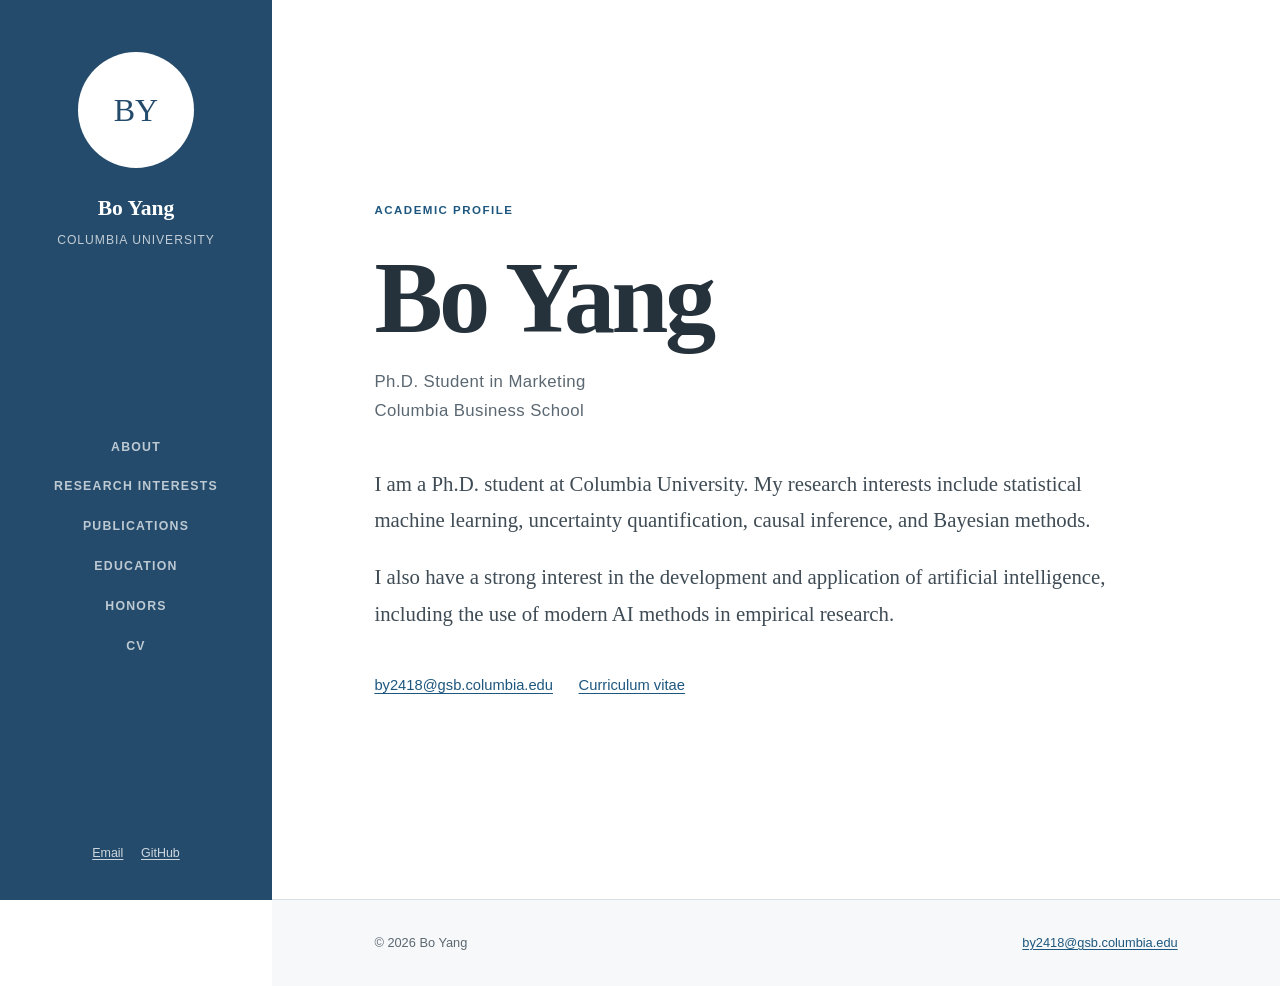
<file: index.html>
<!doctype html>
<html lang="en">
  <head>
    <meta charset="utf-8">
    <meta name="viewport" content="width=device-width, initial-scale=1">
    <meta name="theme-color" content="#244b6b">
    <meta name="description" content="Academic profile of Bo Yang, a Ph.D. student at Columbia University.">
    <link rel="canonical" href="https://megumi-ybb.github.io/">
    <meta property="og:type" content="profile">
    <meta property="og:title" content="Bo Yang | Columbia University">
    <meta property="og:description" content="Academic profile and research interests.">
    <meta property="og:url" content="https://megumi-ybb.github.io/">
    <link rel="icon" href="assets/img/favicon.svg" type="image/svg+xml">
    <link rel="stylesheet" href="assets/css/styles.css">
    <script>document.documentElement.classList.add('js');</script>
    <script type="application/ld+json">
      {
        "@context": "https://schema.org",
        "@type": "Person",
        "name": "Bo Yang",
        "url": "https://megumi-ybb.github.io/",
        "email": "mailto:by2418@gsb.columbia.edu",
        "jobTitle": "Ph.D. Student",
        "affiliation": { "@type": "CollegeOrUniversity", "name": "Columbia University" },
        "sameAs": ["https://github.com/Megumi-ybb"],
        "knowsAbout": [
          "Statistical Machine Learning",
          "Uncertainty Quantification",
          "Causal Inference",
          "Bayesian Statistics",
          "Artificial Intelligence Development",
          "Artificial Intelligence Applications"
        ]
      }
    </script>
    <title>Bo Yang | Columbia University</title>
  </head>
  <body>
    <a class="skip-link" href="#main-content">Skip to content</a>
    <aside class="site-rail" aria-label="Site navigation">
      <a class="identity" href="index.html" aria-label="Bo Yang, home">
        <span class="identity-mark" aria-hidden="true">BY</span>
        <span class="identity-copy"><strong>Bo Yang</strong><span>Columbia University</span></span>
      </a>
      <button class="nav-toggle" type="button" aria-expanded="false" aria-controls="site-nav">
        <span>Menu</span><span class="nav-toggle-lines" aria-hidden="true"></span>
      </button>
      <nav class="site-nav" id="site-nav" aria-label="Primary">
        <a href="index.html" aria-current="page">About</a>
        <a href="research.html">Research interests</a>
        <a href="publications.html">Publications</a>
        <a href="education.html">Education</a>
        <a href="honors.html">Honors</a>
        <a href="cv.html">CV</a>
      </nav>
      <div class="rail-footer">
        <a href="mailto:by2418@gsb.columbia.edu">Email</a>
        <a href="https://github.com/Megumi-ybb" target="_blank" rel="noreferrer">GitHub</a>
      </div>
    </aside>

    <main class="page-main" id="main-content">
      <section class="section introduction page-section" aria-labelledby="about-title">
        <p class="section-label">Academic profile</p>
        <h1 id="about-title">Bo Yang</h1>
        <p class="position">Ph.D. Student in Marketing<br>Columbia Business School</p>
        <div class="profile-text">
          <p>
            I am a Ph.D. student at Columbia University. My research interests include
            statistical machine learning, uncertainty quantification, causal inference, and
            Bayesian methods.
          </p>
          <p>
            I also have a strong interest in the development and application of artificial
            intelligence, including the use of modern AI methods in empirical research.
          </p>
        </div>
        <div class="profile-links" aria-label="Profile links">
          <a href="mailto:by2418@gsb.columbia.edu">by2418@gsb.columbia.edu</a>
          <a href="assets/pdf/bo-yang-cv.pdf" target="_blank">Curriculum vitae</a>
        </div>
      </section>
      <footer class="site-footer">
        <p>© <span id="current-year">2026</span> Bo Yang</p>
        <a href="mailto:by2418@gsb.columbia.edu">by2418@gsb.columbia.edu</a>
      </footer>
    </main>
    <script src="assets/js/main.js" defer></script>
  </body>
</html>
</file>
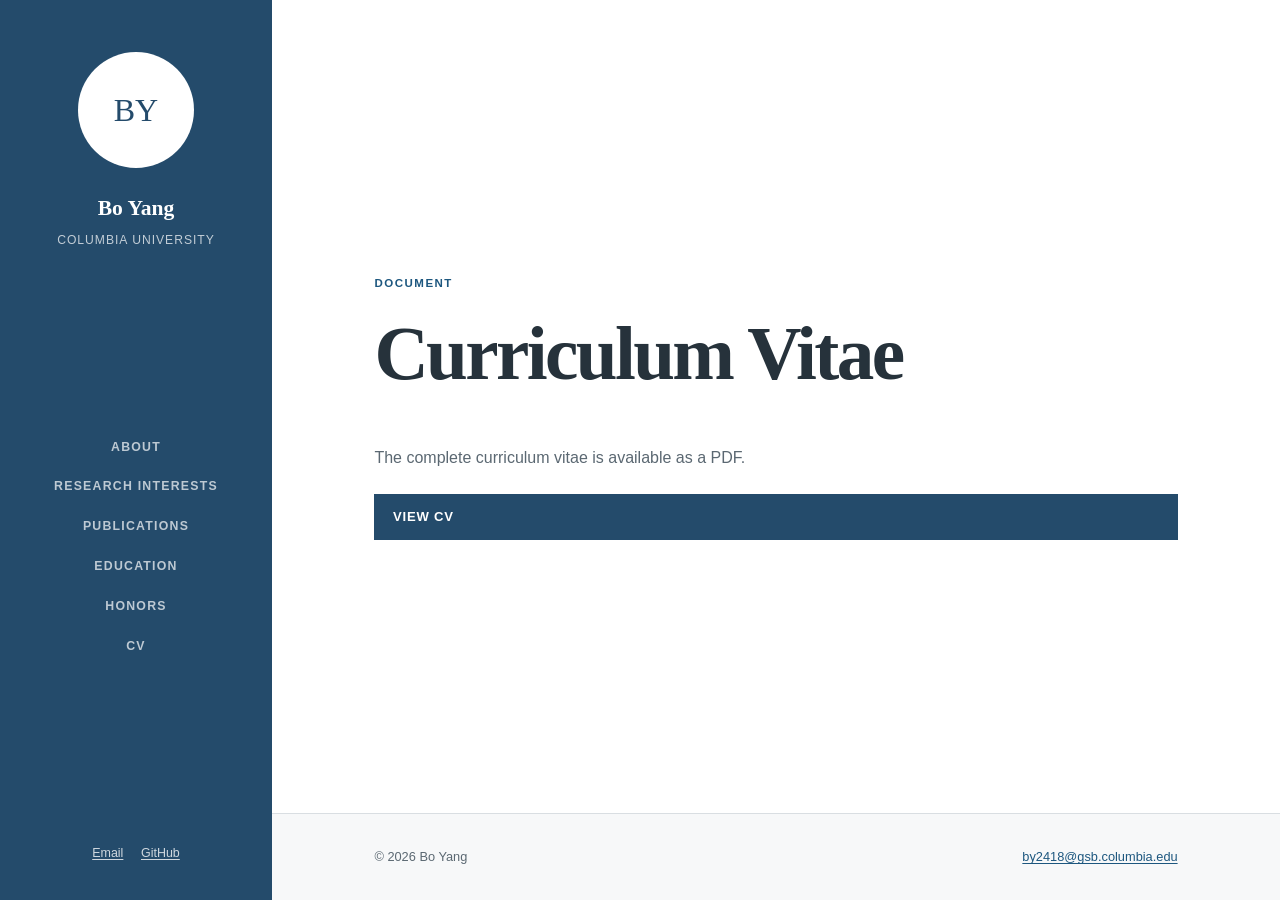
<file: cv.html>
<!doctype html>
<html lang="en">
  <head>
    <meta charset="utf-8">
    <meta name="viewport" content="width=device-width, initial-scale=1">
    <meta name="theme-color" content="#244b6b">
    <meta name="description" content="Curriculum vitae of Bo Yang.">
    <link rel="canonical" href="https://megumi-ybb.github.io/cv.html">
    <meta property="og:type" content="website">
    <meta property="og:title" content="Curriculum Vitae | Bo Yang">
    <meta property="og:description" content="Download the curriculum vitae of Bo Yang.">
    <meta property="og:url" content="https://megumi-ybb.github.io/cv.html">
    <link rel="icon" href="assets/img/favicon.svg" type="image/svg+xml">
    <link rel="stylesheet" href="assets/css/styles.css">
    <script>document.documentElement.classList.add('js');</script>
    <title>Curriculum Vitae | Bo Yang</title>
  </head>
  <body>
    <a class="skip-link" href="#main-content">Skip to content</a>
    <aside class="site-rail" aria-label="Site navigation">
      <a class="identity" href="index.html" aria-label="Bo Yang, home">
        <span class="identity-mark" aria-hidden="true">BY</span>
        <span class="identity-copy"><strong>Bo Yang</strong><span>Columbia University</span></span>
      </a>
      <button class="nav-toggle" type="button" aria-expanded="false" aria-controls="site-nav">
        <span>Menu</span><span class="nav-toggle-lines" aria-hidden="true"></span>
      </button>
      <nav class="site-nav" id="site-nav" aria-label="Primary">
        <a href="index.html">About</a>
        <a href="research.html">Research interests</a>
        <a href="publications.html">Publications</a>
        <a href="education.html">Education</a>
        <a href="honors.html">Honors</a>
        <a href="cv.html" aria-current="page">CV</a>
      </nav>
      <div class="rail-footer">
        <a href="mailto:by2418@gsb.columbia.edu">Email</a>
        <a href="https://github.com/Megumi-ybb" target="_blank" rel="noreferrer">GitHub</a>
      </div>
    </aside>
    <main class="page-main" id="main-content">
      <section class="section page-section cv-section" aria-labelledby="cv-title">
        <p class="section-label">Document</p>
        <h1 class="page-title" id="cv-title">Curriculum Vitae</h1>
        <p>The complete curriculum vitae is available as a PDF.</p>
        <a class="button" href="assets/pdf/bo-yang-cv.pdf" target="_blank">View CV</a>
      </section>
      <footer class="site-footer">
        <p>© <span id="current-year">2026</span> Bo Yang</p>
        <a href="mailto:by2418@gsb.columbia.edu">by2418@gsb.columbia.edu</a>
      </footer>
    </main>
    <script src="assets/js/main.js" defer></script>
  </body>
</html>
</file>
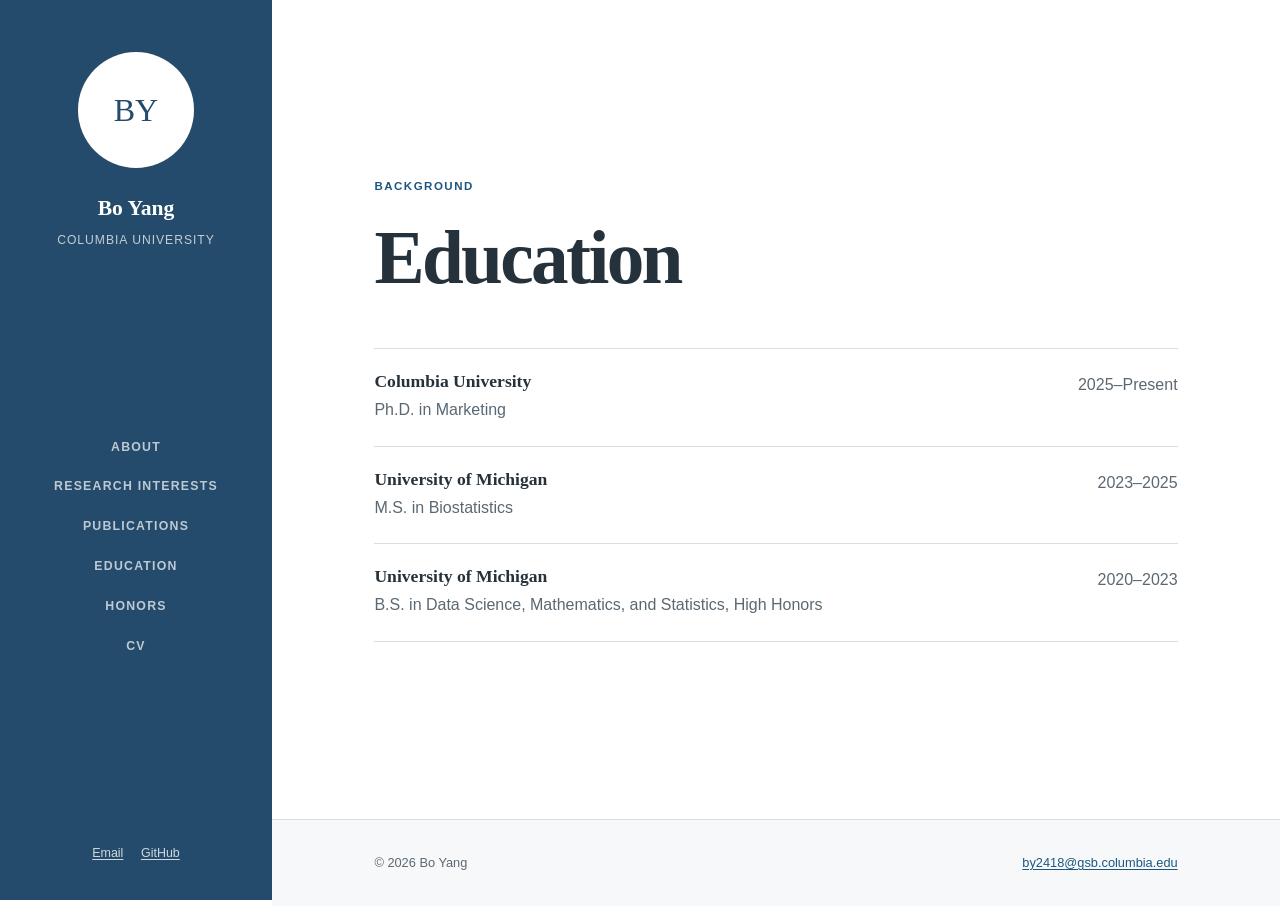
<file: education.html>
<!doctype html>
<html lang="en">
  <head>
    <meta charset="utf-8">
    <meta name="viewport" content="width=device-width, initial-scale=1">
    <meta name="theme-color" content="#244b6b">
    <meta name="description" content="Education of Bo Yang at Columbia University and the University of Michigan.">
    <link rel="canonical" href="https://megumi-ybb.github.io/education.html">
    <meta property="og:type" content="website">
    <meta property="og:title" content="Education | Bo Yang">
    <meta property="og:description" content="Academic education and degrees.">
    <meta property="og:url" content="https://megumi-ybb.github.io/education.html">
    <link rel="icon" href="assets/img/favicon.svg" type="image/svg+xml">
    <link rel="stylesheet" href="assets/css/styles.css">
    <script>document.documentElement.classList.add('js');</script>
    <title>Education | Bo Yang</title>
  </head>
  <body>
    <a class="skip-link" href="#main-content">Skip to content</a>
    <aside class="site-rail" aria-label="Site navigation">
      <a class="identity" href="index.html" aria-label="Bo Yang, home">
        <span class="identity-mark" aria-hidden="true">BY</span>
        <span class="identity-copy"><strong>Bo Yang</strong><span>Columbia University</span></span>
      </a>
      <button class="nav-toggle" type="button" aria-expanded="false" aria-controls="site-nav">
        <span>Menu</span><span class="nav-toggle-lines" aria-hidden="true"></span>
      </button>
      <nav class="site-nav" id="site-nav" aria-label="Primary">
        <a href="index.html">About</a>
        <a href="research.html">Research interests</a>
        <a href="publications.html">Publications</a>
        <a href="education.html" aria-current="page">Education</a>
        <a href="honors.html">Honors</a>
        <a href="cv.html">CV</a>
      </nav>
      <div class="rail-footer">
        <a href="mailto:by2418@gsb.columbia.edu">Email</a>
        <a href="https://github.com/Megumi-ybb" target="_blank" rel="noreferrer">GitHub</a>
      </div>
    </aside>
    <main class="page-main" id="main-content">
      <section class="section page-section" aria-labelledby="education-title">
        <p class="section-label">Background</p>
        <h1 class="page-title" id="education-title">Education</h1>
        <div class="record-list">
          <article class="record">
            <div><h2>Columbia University</h2><p>Ph.D. in Marketing</p></div>
            <p class="record-date">2025–Present</p>
          </article>
          <article class="record">
            <div><h2>University of Michigan</h2><p>M.S. in Biostatistics</p></div>
            <p class="record-date">2023–2025</p>
          </article>
          <article class="record">
            <div><h2>University of Michigan</h2><p>B.S. in Data Science, Mathematics, and Statistics, High Honors</p></div>
            <p class="record-date">2020–2023</p>
          </article>
        </div>
      </section>
      <footer class="site-footer">
        <p>© <span id="current-year">2026</span> Bo Yang</p>
        <a href="mailto:by2418@gsb.columbia.edu">by2418@gsb.columbia.edu</a>
      </footer>
    </main>
    <script src="assets/js/main.js" defer></script>
  </body>
</html>
</file>
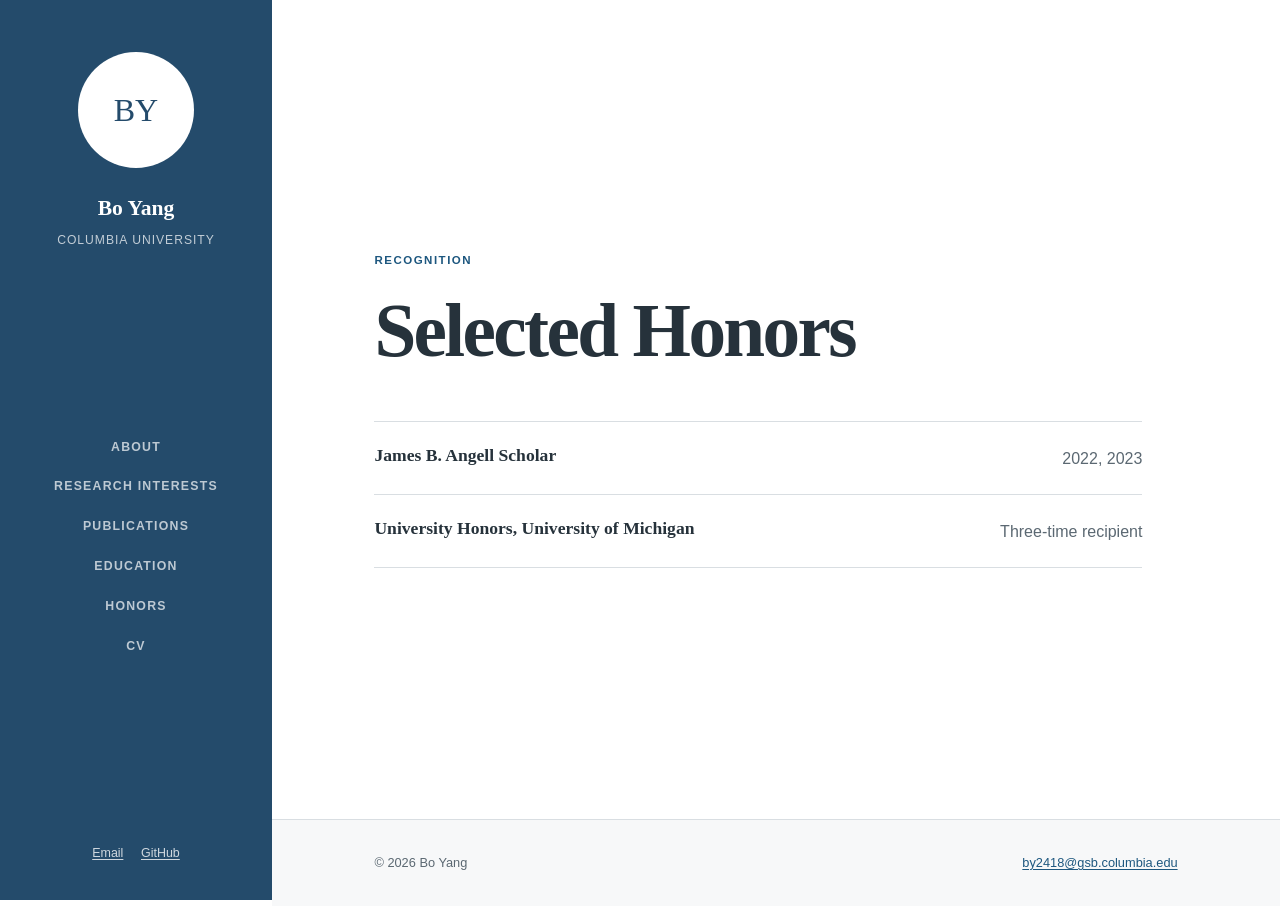
<file: honors.html>
<!doctype html>
<html lang="en">
  <head>
    <meta charset="utf-8">
    <meta name="viewport" content="width=device-width, initial-scale=1">
    <meta name="theme-color" content="#244b6b">
    <meta name="description" content="Selected academic honors received by Bo Yang.">
    <link rel="canonical" href="https://megumi-ybb.github.io/honors.html">
    <meta property="og:type" content="website">
    <meta property="og:title" content="Honors | Bo Yang">
    <meta property="og:description" content="Selected academic honors and recognition.">
    <meta property="og:url" content="https://megumi-ybb.github.io/honors.html">
    <link rel="icon" href="assets/img/favicon.svg" type="image/svg+xml">
    <link rel="stylesheet" href="assets/css/styles.css">
    <script>document.documentElement.classList.add('js');</script>
    <title>Honors | Bo Yang</title>
  </head>
  <body>
    <a class="skip-link" href="#main-content">Skip to content</a>
    <aside class="site-rail" aria-label="Site navigation">
      <a class="identity" href="index.html" aria-label="Bo Yang, home">
        <span class="identity-mark" aria-hidden="true">BY</span>
        <span class="identity-copy"><strong>Bo Yang</strong><span>Columbia University</span></span>
      </a>
      <button class="nav-toggle" type="button" aria-expanded="false" aria-controls="site-nav">
        <span>Menu</span><span class="nav-toggle-lines" aria-hidden="true"></span>
      </button>
      <nav class="site-nav" id="site-nav" aria-label="Primary">
        <a href="index.html">About</a>
        <a href="research.html">Research interests</a>
        <a href="publications.html">Publications</a>
        <a href="education.html">Education</a>
        <a href="honors.html" aria-current="page">Honors</a>
        <a href="cv.html">CV</a>
      </nav>
      <div class="rail-footer">
        <a href="mailto:by2418@gsb.columbia.edu">Email</a>
        <a href="https://github.com/Megumi-ybb" target="_blank" rel="noreferrer">GitHub</a>
      </div>
    </aside>
    <main class="page-main" id="main-content">
      <section class="section page-section" aria-labelledby="honors-title">
        <p class="section-label">Recognition</p>
        <h1 class="page-title" id="honors-title">Selected Honors</h1>
        <div class="record-list compact-records">
          <article class="record">
            <div><h2>James B. Angell Scholar</h2></div>
            <p class="record-date">2022, 2023</p>
          </article>
          <article class="record">
            <div><h2>University Honors, University of Michigan</h2></div>
            <p class="record-date">Three-time recipient</p>
          </article>
        </div>
      </section>
      <footer class="site-footer">
        <p>© <span id="current-year">2026</span> Bo Yang</p>
        <a href="mailto:by2418@gsb.columbia.edu">by2418@gsb.columbia.edu</a>
      </footer>
    </main>
    <script src="assets/js/main.js" defer></script>
  </body>
</html>
</file>
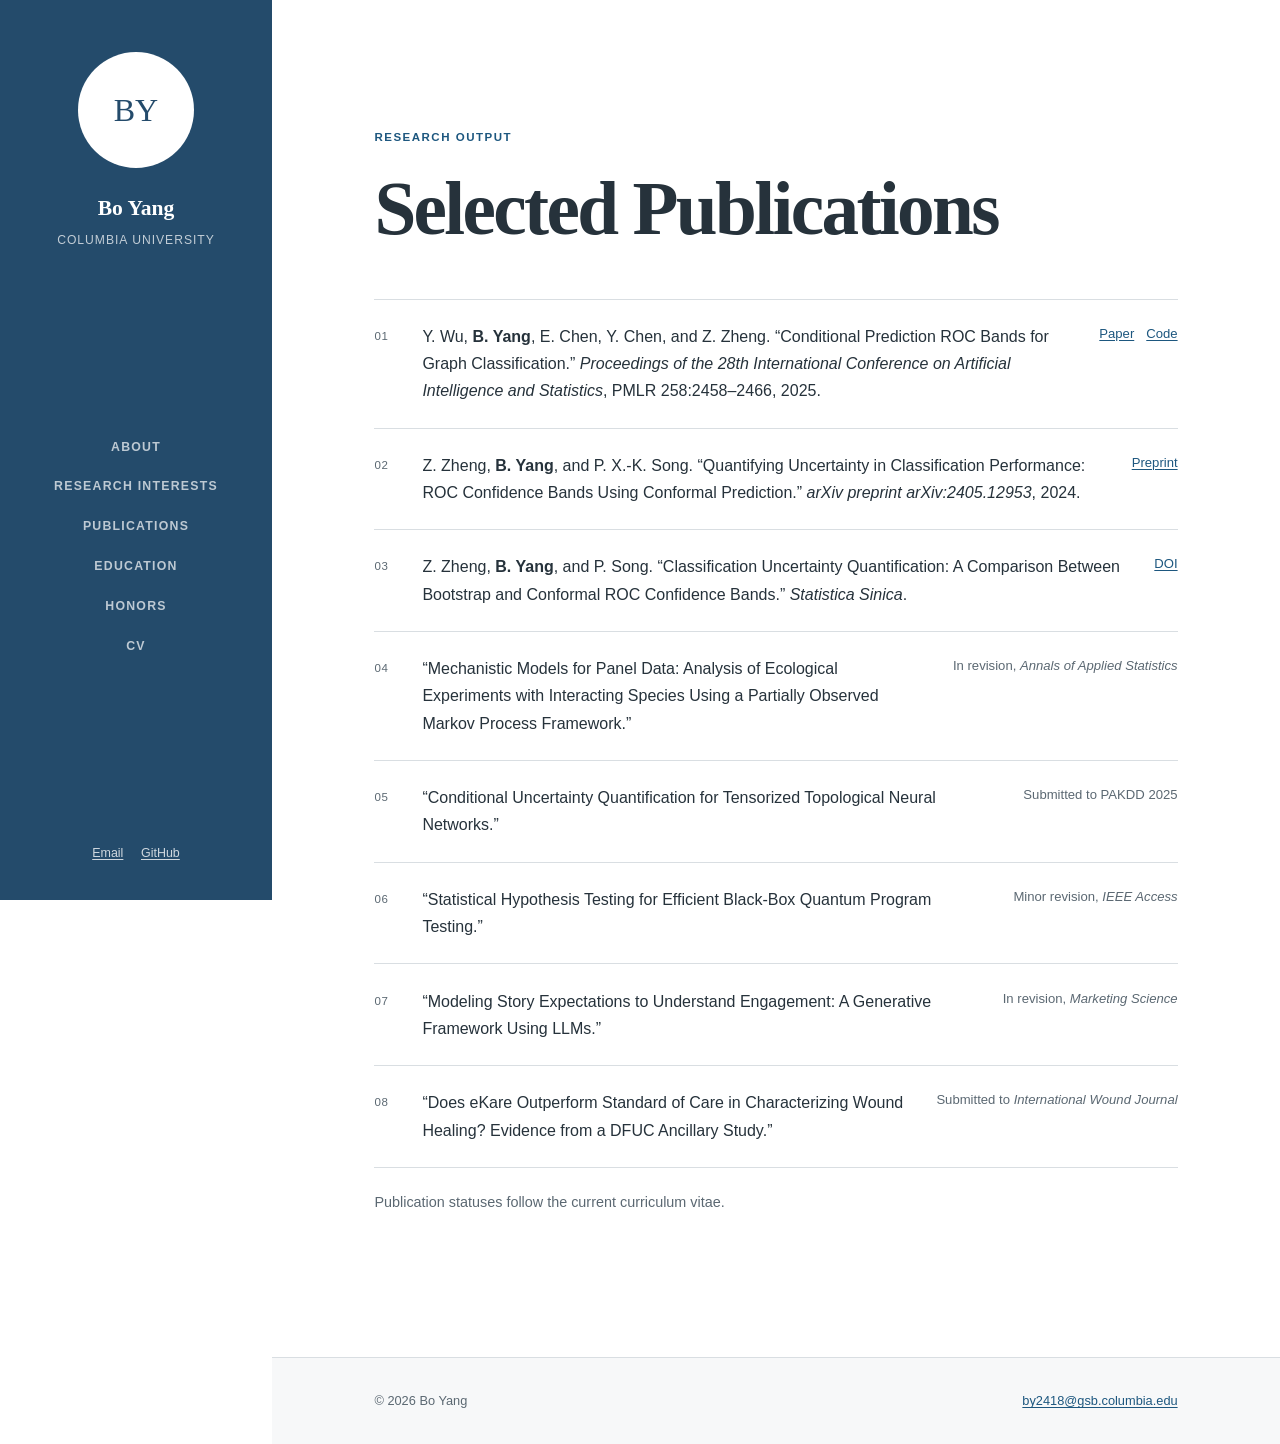
<file: publications.html>
<!doctype html>
<html lang="en">
  <head>
    <meta charset="utf-8">
    <meta name="viewport" content="width=device-width, initial-scale=1">
    <meta name="theme-color" content="#244b6b">
    <meta name="description" content="Selected publications and manuscripts by Bo Yang.">
    <link rel="canonical" href="https://megumi-ybb.github.io/publications.html">
    <meta property="og:type" content="website">
    <meta property="og:title" content="Selected Publications | Bo Yang">
    <meta property="og:description" content="Selected publications and manuscripts in statistics, machine learning, and artificial intelligence.">
    <meta property="og:url" content="https://megumi-ybb.github.io/publications.html">
    <link rel="icon" href="assets/img/favicon.svg" type="image/svg+xml">
    <link rel="stylesheet" href="assets/css/styles.css">
    <script>document.documentElement.classList.add('js');</script>
    <title>Selected Publications | Bo Yang</title>
  </head>
  <body>
    <a class="skip-link" href="#main-content">Skip to content</a>
    <aside class="site-rail" aria-label="Site navigation">
      <a class="identity" href="index.html" aria-label="Bo Yang, home">
        <span class="identity-mark" aria-hidden="true">BY</span>
        <span class="identity-copy"><strong>Bo Yang</strong><span>Columbia University</span></span>
      </a>
      <button class="nav-toggle" type="button" aria-expanded="false" aria-controls="site-nav">
        <span>Menu</span><span class="nav-toggle-lines" aria-hidden="true"></span>
      </button>
      <nav class="site-nav" id="site-nav" aria-label="Primary">
        <a href="index.html">About</a>
        <a href="research.html">Research interests</a>
        <a href="publications.html" aria-current="page">Publications</a>
        <a href="education.html">Education</a>
        <a href="honors.html">Honors</a>
        <a href="cv.html">CV</a>
      </nav>
      <div class="rail-footer">
        <a href="mailto:by2418@gsb.columbia.edu">Email</a>
        <a href="https://github.com/Megumi-ybb" target="_blank" rel="noreferrer">GitHub</a>
      </div>
    </aside>

    <main class="page-main" id="main-content">
      <section class="section page-section publications-page" aria-labelledby="publications-title">
        <p class="section-label">Research output</p>
        <h1 class="page-title" id="publications-title">Selected Publications</h1>
        <ol class="publication-list">
          <li>
            <p>
              Y. Wu, <strong>B. Yang</strong>, E. Chen, Y. Chen, and Z. Zheng.
              “Conditional Prediction ROC Bands for Graph Classification.”
              <em>Proceedings of the 28th International Conference on Artificial Intelligence
              and Statistics</em>, PMLR 258:2458–2466, 2025.
            </p>
            <span class="publication-links">
              <a href="https://proceedings.mlr.press/v258/wu25a.html" target="_blank" rel="noreferrer">Paper</a>
              <a href="https://github.com/CS-SAIL/UQ-GNN-ROC" target="_blank" rel="noreferrer">Code</a>
            </span>
          </li>
          <li>
            <p>
              Z. Zheng, <strong>B. Yang</strong>, and P. X.-K. Song.
              “Quantifying Uncertainty in Classification Performance: ROC Confidence Bands Using
              Conformal Prediction.” <em>arXiv preprint arXiv:2405.12953</em>, 2024.
            </p>
            <span class="publication-links">
              <a href="https://arxiv.org/abs/2405.12953" target="_blank" rel="noreferrer">Preprint</a>
            </span>
          </li>
          <li>
            <p>
              Z. Zheng, <strong>B. Yang</strong>, and P. Song.
              “Classification Uncertainty Quantification: A Comparison Between Bootstrap and
              Conformal ROC Confidence Bands.” <em>Statistica Sinica</em>.
            </p>
            <span class="publication-links">
              <a href="https://doi.org/10.5705/ss.202025.0127" target="_blank" rel="noreferrer">DOI</a>
            </span>
          </li>
          <li>
            <p>“Mechanistic Models for Panel Data: Analysis of Ecological Experiments with Interacting Species Using a Partially Observed Markov Process Framework.”</p>
            <span class="publication-status">In revision, <em>Annals of Applied Statistics</em></span>
          </li>
          <li>
            <p>“Conditional Uncertainty Quantification for Tensorized Topological Neural Networks.”</p>
            <span class="publication-status">Submitted to PAKDD 2025</span>
          </li>
          <li>
            <p>“Statistical Hypothesis Testing for Efficient Black-Box Quantum Program Testing.”</p>
            <span class="publication-status">Minor revision, <em>IEEE Access</em></span>
          </li>
          <li>
            <p>“Modeling Story Expectations to Understand Engagement: A Generative Framework Using LLMs.”</p>
            <span class="publication-status">In revision, <em>Marketing Science</em></span>
          </li>
          <li>
            <p>“Does eKare Outperform Standard of Care in Characterizing Wound Healing? Evidence from a DFUC Ancillary Study.”</p>
            <span class="publication-status">Submitted to <em>International Wound Journal</em></span>
          </li>
        </ol>
        <p class="section-note">Publication statuses follow the current curriculum vitae.</p>
      </section>
      <footer class="site-footer">
        <p>© <span id="current-year">2026</span> Bo Yang</p>
        <a href="mailto:by2418@gsb.columbia.edu">by2418@gsb.columbia.edu</a>
      </footer>
    </main>
    <script src="assets/js/main.js" defer></script>
  </body>
</html>
</file>
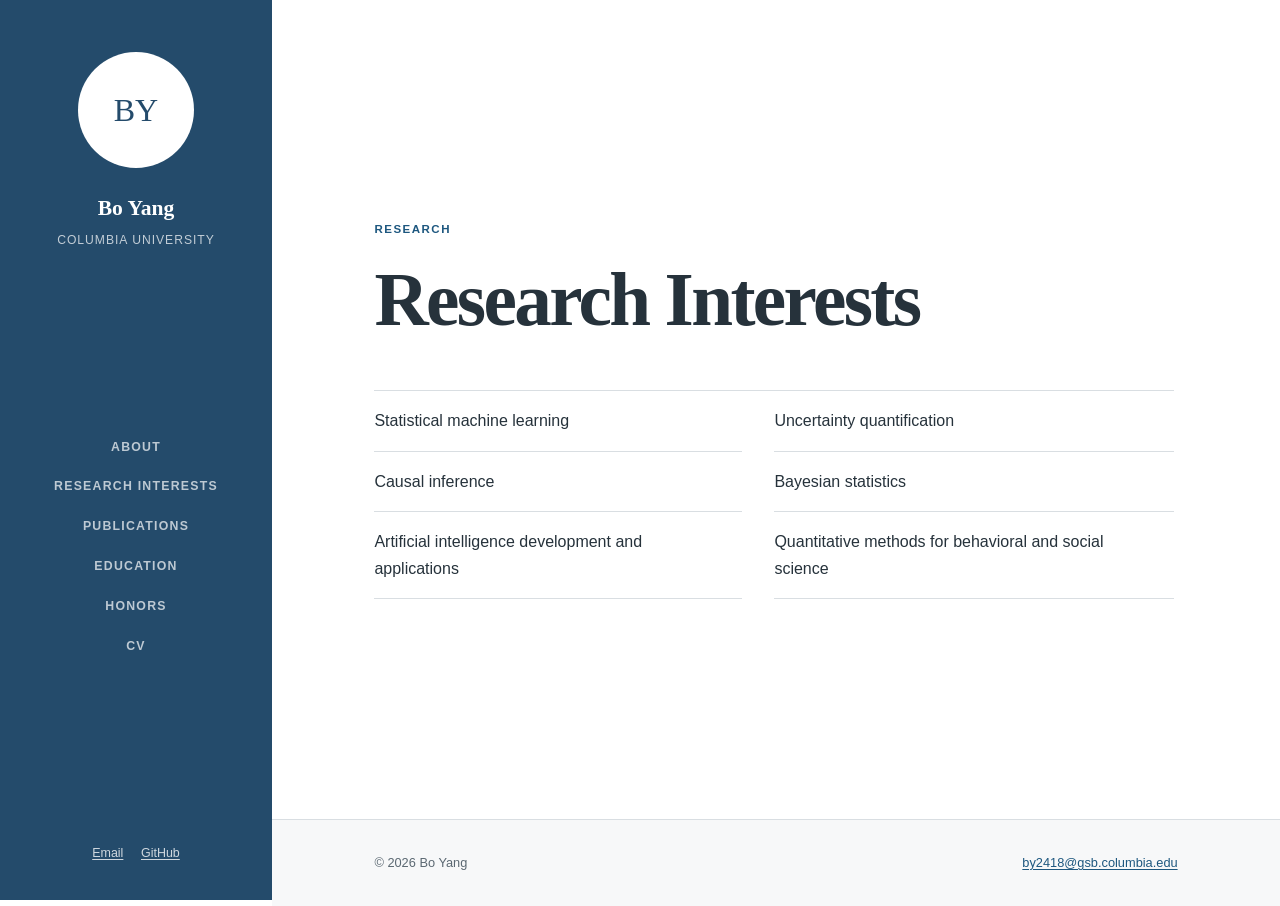
<file: research.html>
<!doctype html>
<html lang="en">
  <head>
    <meta charset="utf-8">
    <meta name="viewport" content="width=device-width, initial-scale=1">
    <meta name="theme-color" content="#244b6b">
    <meta name="description" content="Research interests of Bo Yang at Columbia University.">
    <link rel="canonical" href="https://megumi-ybb.github.io/research.html">
    <meta property="og:type" content="website">
    <meta property="og:title" content="Research Interests | Bo Yang">
    <meta property="og:description" content="Research interests in statistical learning, causal inference, Bayesian statistics, and artificial intelligence.">
    <meta property="og:url" content="https://megumi-ybb.github.io/research.html">
    <link rel="icon" href="assets/img/favicon.svg" type="image/svg+xml">
    <link rel="stylesheet" href="assets/css/styles.css">
    <script>document.documentElement.classList.add('js');</script>
    <title>Research Interests | Bo Yang</title>
  </head>
  <body>
    <a class="skip-link" href="#main-content">Skip to content</a>
    <aside class="site-rail" aria-label="Site navigation">
      <a class="identity" href="index.html" aria-label="Bo Yang, home">
        <span class="identity-mark" aria-hidden="true">BY</span>
        <span class="identity-copy"><strong>Bo Yang</strong><span>Columbia University</span></span>
      </a>
      <button class="nav-toggle" type="button" aria-expanded="false" aria-controls="site-nav">
        <span>Menu</span><span class="nav-toggle-lines" aria-hidden="true"></span>
      </button>
      <nav class="site-nav" id="site-nav" aria-label="Primary">
        <a href="index.html">About</a>
        <a href="research.html" aria-current="page">Research interests</a>
        <a href="publications.html">Publications</a>
        <a href="education.html">Education</a>
        <a href="honors.html">Honors</a>
        <a href="cv.html">CV</a>
      </nav>
      <div class="rail-footer">
        <a href="mailto:by2418@gsb.columbia.edu">Email</a>
        <a href="https://github.com/Megumi-ybb" target="_blank" rel="noreferrer">GitHub</a>
      </div>
    </aside>
    <main class="page-main" id="main-content">
      <section class="section page-section" aria-labelledby="interests-title">
        <p class="section-label">Research</p>
        <h1 class="page-title" id="interests-title">Research Interests</h1>
        <ul class="interest-list">
          <li>Statistical machine learning</li>
          <li>Uncertainty quantification</li>
          <li>Causal inference</li>
          <li>Bayesian statistics</li>
          <li>Artificial intelligence development and applications</li>
          <li>Quantitative methods for behavioral and social science</li>
        </ul>
      </section>
      <footer class="site-footer">
        <p>© <span id="current-year">2026</span> Bo Yang</p>
        <a href="mailto:by2418@gsb.columbia.edu">by2418@gsb.columbia.edu</a>
      </footer>
    </main>
    <script src="assets/js/main.js" defer></script>
  </body>
</html>
</file>
<file: assets/css/styles.css>
:root {
  --rail: #244b6b;
  --rail-dark: #17354e;
  --ink: #26323b;
  --muted: #5b6872;
  --line: #d9dee2;
  --surface: #ffffff;
  --page: #f7f8f9;
  --link: #1d577f;
  --gold: #b89555;
  --serif: Georgia, "Times New Roman", serif;
  --sans: -apple-system, BlinkMacSystemFont, "Segoe UI", Helvetica, Arial, sans-serif;
  --rail-width: 17rem;
  --content-width: 58rem;
}

*,
*::before,
*::after {
  box-sizing: border-box;
}

html {
  scroll-behavior: smooth;
  scroll-padding-top: 1rem;
}

body {
  margin: 0;
  color: var(--ink);
  background: var(--surface);
  font-family: var(--sans);
  font-size: 1rem;
  line-height: 1.7;
  text-rendering: optimizeLegibility;
}

a {
  color: var(--link);
  text-underline-offset: 0.18em;
}

a:hover {
  color: var(--rail-dark);
}

a:focus-visible,
button:focus-visible {
  outline: 3px solid #e4bd68;
  outline-offset: 3px;
}

p {
  margin-top: 0;
}

.skip-link {
  position: fixed;
  top: 0.75rem;
  left: 0.75rem;
  z-index: 100;
  padding: 0.65rem 0.9rem;
  color: var(--surface);
  background: var(--rail-dark);
  transform: translateY(-160%);
}

.skip-link:focus {
  transform: translateY(0);
}

.site-rail {
  position: fixed;
  inset: 0 auto 0 0;
  z-index: 20;
  display: flex;
  width: var(--rail-width);
  padding: 3.25rem 2.15rem 2.25rem;
  flex-direction: column;
  color: #fff;
  background: var(--rail);
}

.identity {
  display: block;
  color: #fff;
  text-align: center;
  text-decoration: none;
}

.identity:hover {
  color: #fff;
}

.identity-mark {
  display: grid;
  width: 7.25rem;
  height: 7.25rem;
  margin: 0 auto 1.4rem;
  place-items: center;
  color: var(--rail);
  background: #fff;
  border: 0.4rem solid rgba(255, 255, 255, 0.28);
  border-radius: 50%;
  font-family: var(--serif);
  font-size: 2rem;
}

.identity-copy {
  display: block;
}

.identity-copy strong,
.identity-copy span {
  display: block;
}

.identity-copy strong {
  font-family: var(--serif);
  font-size: 1.35rem;
  font-weight: 600;
}

.identity-copy span {
  margin-top: 0.2rem;
  color: rgba(255, 255, 255, 0.72);
  font-size: 0.76rem;
  letter-spacing: 0.08em;
  text-transform: uppercase;
}

.site-nav {
  display: flex;
  margin: auto 0;
  flex-direction: column;
  gap: 0.15rem;
  text-align: center;
}

.site-nav a {
  padding: 0.52rem 0.25rem;
  color: rgba(255, 255, 255, 0.7);
  font-size: 0.77rem;
  font-weight: 700;
  letter-spacing: 0.1em;
  text-decoration: none;
  text-transform: uppercase;
}

.site-nav a:hover,
.site-nav a[aria-current="true"] {
  color: #fff;
}

.rail-footer {
  display: flex;
  justify-content: center;
  gap: 1.1rem;
  font-size: 0.78rem;
}

.rail-footer a {
  color: rgba(255, 255, 255, 0.78);
}

.rail-footer a:hover {
  color: #fff;
}

.nav-toggle {
  display: none;
}

main {
  margin-left: var(--rail-width);
}

.page-main {
  display: flex;
  min-height: 100vh;
  flex-direction: column;
}

.section {
  width: 100%;
  min-height: 72vh;
  padding: clamp(5rem, 10vw, 8rem) clamp(2.5rem, 8vw, 7rem);
  border-bottom: 1px solid var(--line);
}

.section > * {
  max-width: var(--content-width);
}

.page-section {
  display: flex;
  min-height: calc(100vh - 5rem);
  justify-content: center;
  flex: 1;
  flex-direction: column;
}

.publications-page {
  justify-content: flex-start;
}

.introduction {
  display: flex;
  min-height: 100vh;
  justify-content: center;
  flex-direction: column;
}

.section-label {
  margin-bottom: 1rem;
  color: var(--link);
  font-size: 0.72rem;
  font-weight: 700;
  letter-spacing: 0.13em;
  text-transform: uppercase;
}

h1,
h2,
h3 {
  color: var(--ink);
  font-family: var(--serif);
  line-height: 1.2;
}

h1 {
  margin: 0 0 0.55rem;
  font-size: clamp(3.4rem, 8vw, 6.6rem);
  font-weight: 600;
  letter-spacing: -0.035em;
}

.page-title {
  margin-bottom: 2.8rem;
  font-size: clamp(2.8rem, 6vw, 4.7rem);
}

h2 {
  margin: 0 0 2.8rem;
  font-size: clamp(2.3rem, 5vw, 3.7rem);
  font-weight: 600;
  letter-spacing: -0.025em;
}

h3 {
  margin: 0 0 0.22rem;
  font-size: 1.1rem;
  font-weight: 600;
}

.position {
  margin-bottom: 2.5rem;
  color: var(--muted);
  font-size: 1.05rem;
  letter-spacing: 0.025em;
}

.profile-text {
  max-width: 46rem;
  color: #3f4c55;
  font-family: var(--serif);
  font-size: clamp(1.12rem, 1.7vw, 1.3rem);
  line-height: 1.75;
}

.profile-links {
  display: flex;
  margin-top: 1.25rem;
  flex-wrap: wrap;
  gap: 0.65rem 1.6rem;
  font-size: 0.92rem;
}

.interest-list {
  display: grid;
  max-width: 50rem;
  margin: 0;
  padding: 0;
  grid-template-columns: repeat(2, minmax(0, 1fr));
  gap: 0;
  list-style: none;
  border-top: 1px solid var(--line);
}

.interest-list li {
  padding: 1rem 1.5rem 1rem 0;
  border-bottom: 1px solid var(--line);
}

.interest-list li:nth-child(odd) {
  margin-right: 2rem;
}

.publication-list {
  margin: 0;
  padding: 0;
  list-style: none;
  counter-reset: publications;
}

.publication-list li {
  position: relative;
  display: grid;
  padding: 1.45rem 0 1.45rem 3rem;
  grid-template-columns: minmax(0, 1fr) auto;
  gap: 1rem 2rem;
  border-top: 1px solid var(--line);
  counter-increment: publications;
}

.publication-list li:last-child {
  border-bottom: 1px solid var(--line);
}

.publication-list li::before {
  position: absolute;
  top: 1.7rem;
  left: 0;
  color: var(--muted);
  content: counter(publications, decimal-leading-zero);
  font-size: 0.72rem;
  letter-spacing: 0.06em;
}

.publication-list p {
  margin: 0;
}

.publication-links {
  display: flex;
  align-items: start;
  gap: 0.75rem;
  white-space: nowrap;
}

.publication-links a {
  font-size: 0.82rem;
}

.publication-status {
  color: var(--muted);
  font-size: 0.82rem;
  text-align: right;
  white-space: nowrap;
}

.section-note {
  margin-top: 1.4rem;
  color: var(--muted);
  font-size: 0.9rem;
}

.record-list {
  border-top: 1px solid var(--line);
}

.record {
  display: grid;
  padding: 1.4rem 0;
  grid-template-columns: minmax(0, 1fr) auto;
  gap: 1rem 2rem;
  border-bottom: 1px solid var(--line);
}

.record p {
  margin: 0;
  color: var(--muted);
}

.record h2 {
  margin: 0 0 0.22rem;
  font-size: 1.1rem;
  font-weight: 600;
  letter-spacing: 0;
}

.record-date {
  text-align: right;
  white-space: nowrap;
}

.compact-records {
  max-width: 48rem;
}

.cv-section {
  min-height: 55vh;
}

.cv-section > p:not(.section-label) {
  color: var(--muted);
}

.button {
  display: inline-block;
  margin-top: 0.4rem;
  padding: 0.68rem 1.1rem;
  color: #fff;
  background: var(--rail);
  border: 1px solid var(--rail);
  font-size: 0.82rem;
  font-weight: 700;
  letter-spacing: 0.06em;
  text-decoration: none;
  text-transform: uppercase;
}

.button:hover {
  color: #fff;
  background: var(--rail-dark);
  border-color: var(--rail-dark);
}

.site-footer {
  display: flex;
  padding: 2rem clamp(2.5rem, 8vw, 7rem);
  justify-content: space-between;
  gap: 1rem;
  color: var(--muted);
  background: var(--page);
  font-size: 0.8rem;
}

.site-footer p {
  margin: 0;
}

@media (max-width: 860px) {
  html {
    scroll-padding-top: 5rem;
  }

  .site-rail {
    position: sticky;
    top: 0;
    width: 100%;
    height: 4.5rem;
    padding: 0.75rem 1.25rem;
    align-items: center;
    justify-content: space-between;
    flex-direction: row;
    box-shadow: 0 1px 0 rgba(255, 255, 255, 0.15);
  }

  .identity {
    display: flex;
    align-items: center;
    gap: 0.75rem;
    text-align: left;
  }

  .identity-mark {
    width: 2.8rem;
    height: 2.8rem;
    margin: 0;
    border-width: 0.18rem;
    font-size: 0.9rem;
  }

  .identity-copy strong {
    font-size: 1rem;
  }

  .identity-copy span {
    font-size: 0.62rem;
  }

  .nav-toggle {
    display: inline-flex;
    padding: 0.55rem 0.7rem;
    align-items: center;
    gap: 0.6rem;
    color: #fff;
    background: transparent;
    border: 1px solid rgba(255, 255, 255, 0.45);
    font: inherit;
    font-size: 0.7rem;
    font-weight: 700;
    letter-spacing: 0.08em;
    text-transform: uppercase;
    cursor: pointer;
  }

  .nav-toggle-lines,
  .nav-toggle-lines::before,
  .nav-toggle-lines::after {
    display: block;
    width: 1rem;
    height: 1px;
    background: #fff;
  }

  .nav-toggle-lines {
    position: relative;
  }

  .nav-toggle-lines::before,
  .nav-toggle-lines::after {
    position: absolute;
    left: 0;
    content: "";
  }

  .nav-toggle-lines::before { top: -0.3rem; }
  .nav-toggle-lines::after { top: 0.3rem; }

  .site-nav {
    position: absolute;
    inset: 4.5rem 0 auto;
    display: grid;
    margin: 0;
    padding: 0.8rem 1.25rem 1.15rem;
    grid-template-columns: repeat(2, minmax(0, 1fr));
    gap: 0;
    background: var(--rail-dark);
    text-align: left;
  }

  .js .site-nav {
    display: none;
  }

  .js .site-nav[data-open="true"] {
    display: grid;
  }

  .site-nav a {
    padding: 0.65rem 0;
  }

  .rail-footer {
    display: none;
  }

  main {
    margin-left: 0;
  }

  .section {
    min-height: 0;
    padding: 5rem 1.5rem;
  }

  .page-section {
    min-height: calc(100vh - 4.5rem);
  }

  .introduction {
    min-height: calc(100vh - 4.5rem);
  }

  .site-footer {
    padding: 1.5rem;
  }
}

@media (max-width: 600px) {
  .identity-copy span {
    display: none;
  }

  h1 {
    font-size: clamp(3.2rem, 17vw, 5rem);
  }

  h2 {
    font-size: 2.35rem;
  }

  .interest-list {
    grid-template-columns: 1fr;
  }

  .interest-list li:nth-child(odd) {
    margin-right: 0;
  }

  .publication-list li,
  .record {
    grid-template-columns: 1fr;
  }

  .publication-links {
    grid-column: 1;
  }

  .publication-status {
    text-align: left;
    white-space: normal;
  }

  .record-date {
    text-align: left;
  }

  .site-footer {
    align-items: flex-start;
    flex-direction: column;
  }
}

@media (prefers-reduced-motion: reduce) {
  html {
    scroll-behavior: auto;
  }
}
</file>
